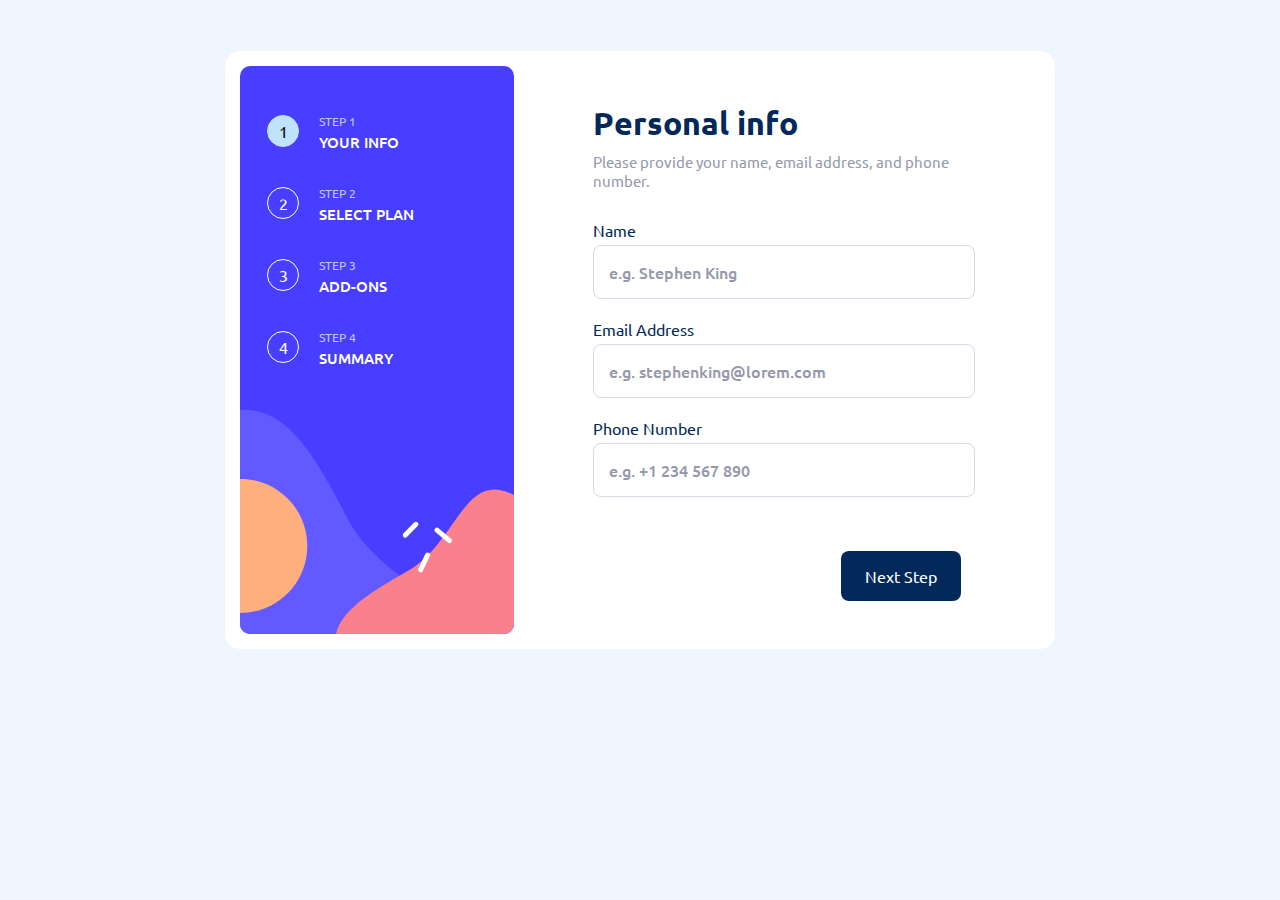
<file: index.html>
<!DOCTYPE html>
<html>
    <header>
        <meta name="viewport" content="width=device-width, initial-scale=1.0">
        <title>Multi-Step Form</title>
        <link rel="stylesheet" href="styles.css">
        <link rel="preconnect" href="https://fonts.googleapis.com">
        <link rel="preconnect" href="https://fonts.gstatic.com" crossorigin>
        <link href="https://fonts.googleapis.com/css2?family=Ubuntu:wght@400;500;700&display=swap" rel="stylesheet">
    </header>
    <body>
        <div class="main-box"> <!-- has all components -->
            <div class="img-box">  <!-- left div with image -->
                <div class="inner-text"> <!-- text inside image -->
                    <div class="flex-container">
                        <span class="number" style="color:black;background-color: hsl(206, 94%, 87%); border-color: hsl(206, 94%, 87%);">1</span>
                        <p><span class="step">STEP 1</span><br>YOUR INFO</p><br>
                    </div>  
                    <div class="flex-container">
                        <span class="number">2</span>
                        <p><span class="step">STEP 2</span><br>SELECT PLAN</p><br>
                    </div>
                    <div class="flex-container">
                        <span class="number">3</span>
                        <p><span class="step">STEP 3</span><br>ADD-ONS</p><br>
                    </div>
                    <div class="flex-container">
                        <span class="number">4</span>
                        <p ><span class="step">STEP 4</span><br>SUMMARY</p><br>
                    </div>
                </div>
            </div>
            <div class="text-box">  <!-- right div with text -->
                <div class="inner-content">
                    <h1>Personal info</h1>  <!-- title of the step -->
                    <p class="description">Please provide your name, email address, and phone number.</p>
                    <form action="plans.html" id="personal-details">
                        <div id="name">
                            <label for="name">Name</label>
                            <span >This field is required</span>
                            <input required type="text" name="name" class="details" placeholder="e.g. Stephen King"><br>
                        </div >
                        <div id="email">
                            <label for="email">Email Address</label>
                            <span >This field is required</span>
                            <input  type="email" pattern="[a-z0-9._%+\-]+@[a-z0-9.\-]+\.[a-z]{2,}$" name="email"  class="details" placeholder="e.g. stephenking@lorem.com"><br>
                        </div>
                        <div id="number">
                            <label for="phone-number" >Phone Number</label>
                            <span>This field is required</span>
                            <input required type="tel" name="phone-number"  class="details" placeholder="e.g. +1 234 567 890"><br>
                        </div>
                    </form>
                </div>
                <div class="buttons">
                    <button id="next-button" title="Next Step" type="submit" form="personal-details" onclick="validate(); initialSetup()">Next Step</button>
                </div>
            </div>
        </div>
        <script src="styles.js"></script>
    </body>
</html>
</file>
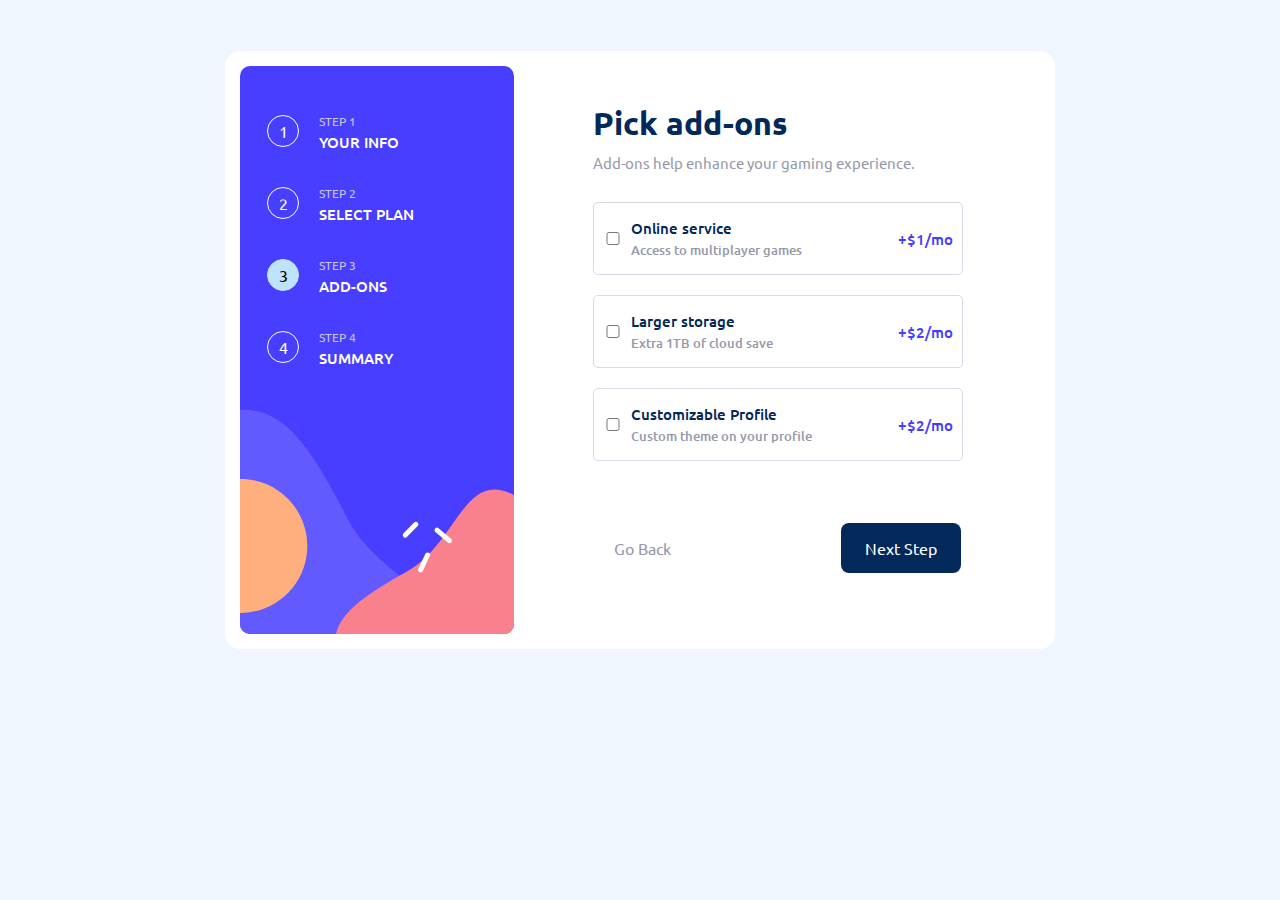
<file: addons.html>
<!DOCTYPE html>
<html>
    <header>
        <title>Multi-Step Form</title>
        <meta name="viewport" content="width=device-width, initial-scale=1.0">
        <link rel="stylesheet" href="styles.css">
        <link rel="preconnect" href="https://fonts.googleapis.com">
        <link rel="preconnect" href="https://fonts.gstatic.com" crossorigin>
        <link href="https://fonts.googleapis.com/css2?family=Ubuntu:wght@400;500;700&display=swap" rel="stylesheet">
    </header>
    <body>
        <div class="main-box">
            <div class="img-box">
                <div class="inner-text">
                    <div class="flex-container">
                        <span class="number">1</span>
                        <p><span class="step">STEP 1</span><br>YOUR INFO</p><br>
                    </div>  
                    <div class="flex-container">
                        <span class="number">2</span>
                        <p><span class="step">STEP 2</span><br>SELECT PLAN</p><br>
                    </div>
                    <div class="flex-container">
                        <span class="number" style="color:black;background-color: hsl(206, 94%, 87%); border-color: hsl(206, 94%, 87%);">3</span>
                        <p><span class="step">STEP 3</span><br>ADD-ONS</p><br>
                    </div>
                    <div class="flex-container">
                        <span class="number">4</span>
                        <p ><span class="step">STEP 4</span><br>SUMMARY</p><br>
                    </div>
                </div>
            </div>
            <div class="text-box">
                <div class="inner-content">
                    <h1>Pick add-ons</h1>
                    <p class="description">Add-ons help enhance your gaming experience.</p>
                    <div class="addon-grid">
                        <label for="online-service">
                            <div class="addons">
                                <input id="online-service" class="addon-check" onchange="selectAddon()" type="checkbox">
                                <p>Online service<br><span class="addon-details">Access to multiplayer games</span></p>
                                <p class="addon-prices">+$1/mo</p>
                            </div>
                        </label>
                        <label for="larger-storage">
                            <div class="addons">
                                <input id="larger-storage" class="addon-check" onchange="selectAddon()" type="checkbox" >
                                <p>Larger storage<br><span class="addon-details">Extra 1TB of cloud save</span></p>
                                <p class="addon-prices">+$2/mo</p>
                            </div>
                        </label>
                        <label for="custom-profile">
                            <div class="addons">
                                <input type="checkbox" class="addon-check" onchange="selectAddon()" id="custom-profile">
                                <p>Customizable Profile<br><span class="addon-details">Custom theme on your profile</span></p>
                                <p class="addon-prices">+$2/mo</p>
                            </div>
                        </label>
                    </div>
                </div>
                <div class="buttons">
                    <button id="goback-button" title="Go back" onclick="location.href='plans.html'">Go Back</button>            
                    <button id="next-button" title="Next Step" onclick="addOnSubmit(), location.href='finish.html'">Next Step</button>
                </div>
            </div>
        </div>
        <script src="styles.js"></script>
    </body>
</html>
</file>
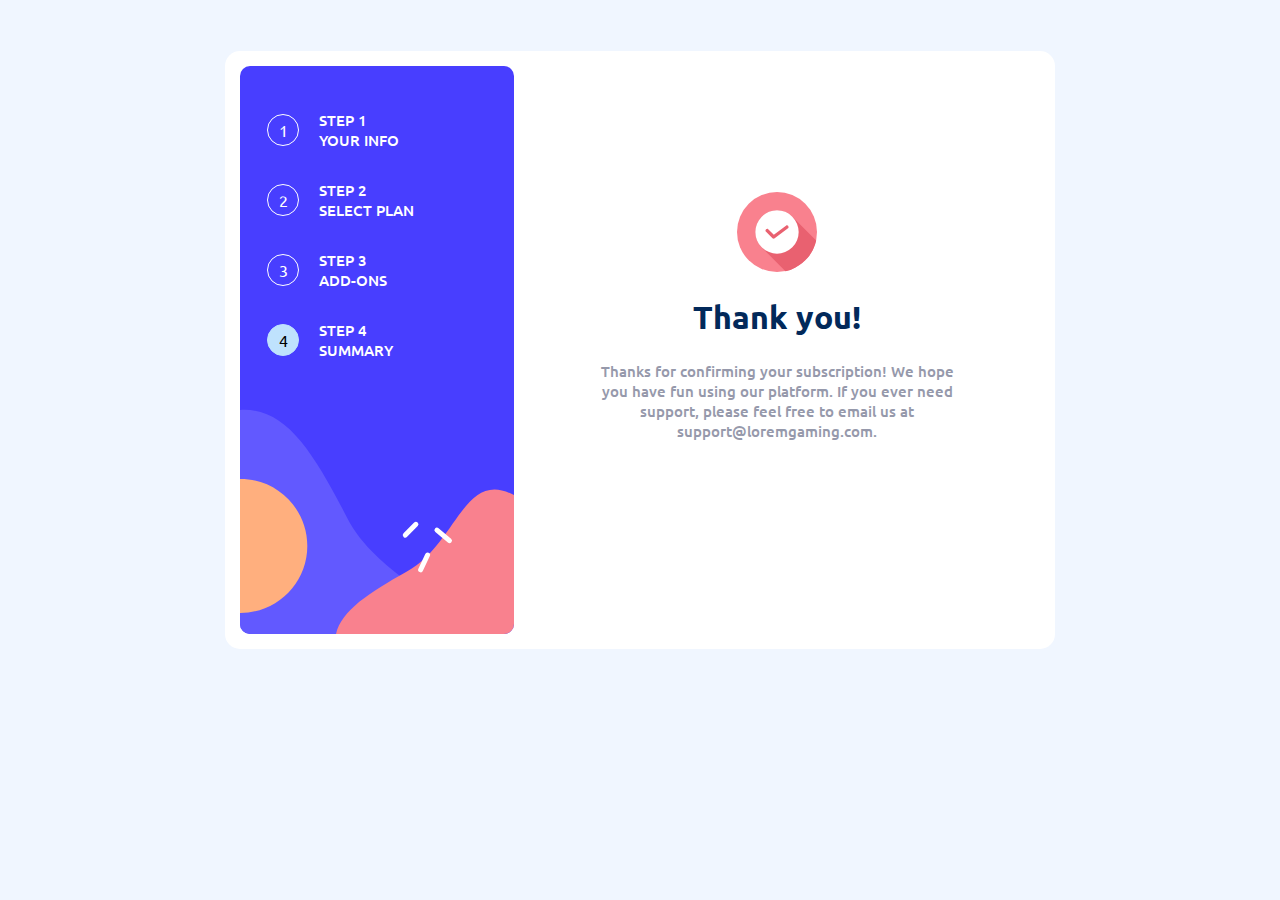
<file: end.html>
<!DOCTYPE html>
<html>
    <header>
        <title>Multi-Step Form</title>
        <meta name="viewport" content="width=device-width, initial-scale=1.0">
        <link rel="stylesheet" href="styles.css">
        <link rel="preconnect" href="https://fonts.googleapis.com">
        <link rel="preconnect" href="https://fonts.gstatic.com" crossorigin>
        <link href="https://fonts.googleapis.com/css2?family=Ubuntu:wght@400;500;700&display=swap" rel="stylesheet">
    </header>
    <body>
        <div class="main-box">
            <div class="img-box">
                <div class="inner-text">
                    <div class="flex-container">
                        <span class="number">1</span>
                        <p>STEP 1<br>YOUR INFO</p><br>
                    </div>  
                    <div class="flex-container">
                        <span class="number">2</span>
                        <p>STEP 2<br>SELECT PLAN</p><br>
                    </div>
                    <div class="flex-container">
                        <span class="number">3</span>
                        <p>STEP 3<br>ADD-ONS</p><br>
                    </div>
                    <div class="flex-container">
                        <span class="number" style="color:black;background-color: hsl(206, 94%, 87%); border-color: hsl(206, 94%, 87%);">4</span>
                        <p>STEP 4<br>SUMMARY</p><br>
                    </div>
                </div>
            </div>
            <div class="text-box">
                <div class="inner-content">
                    <div class="thank-box">
                        <img src="assets/images/icon-thank-you.svg">
                        <h1>Thank you!</h1>
                        <p style="color:hsl(231, 11%, 63%);">Thanks for confirming your subscription! We hope you have fun 
                            using our platform. If you ever need support, please feel free 
                            to email us at support@loremgaming.com. </p>
                    </div>
                </div>
            </div>
        </div>
    </body>
</html>
</file>
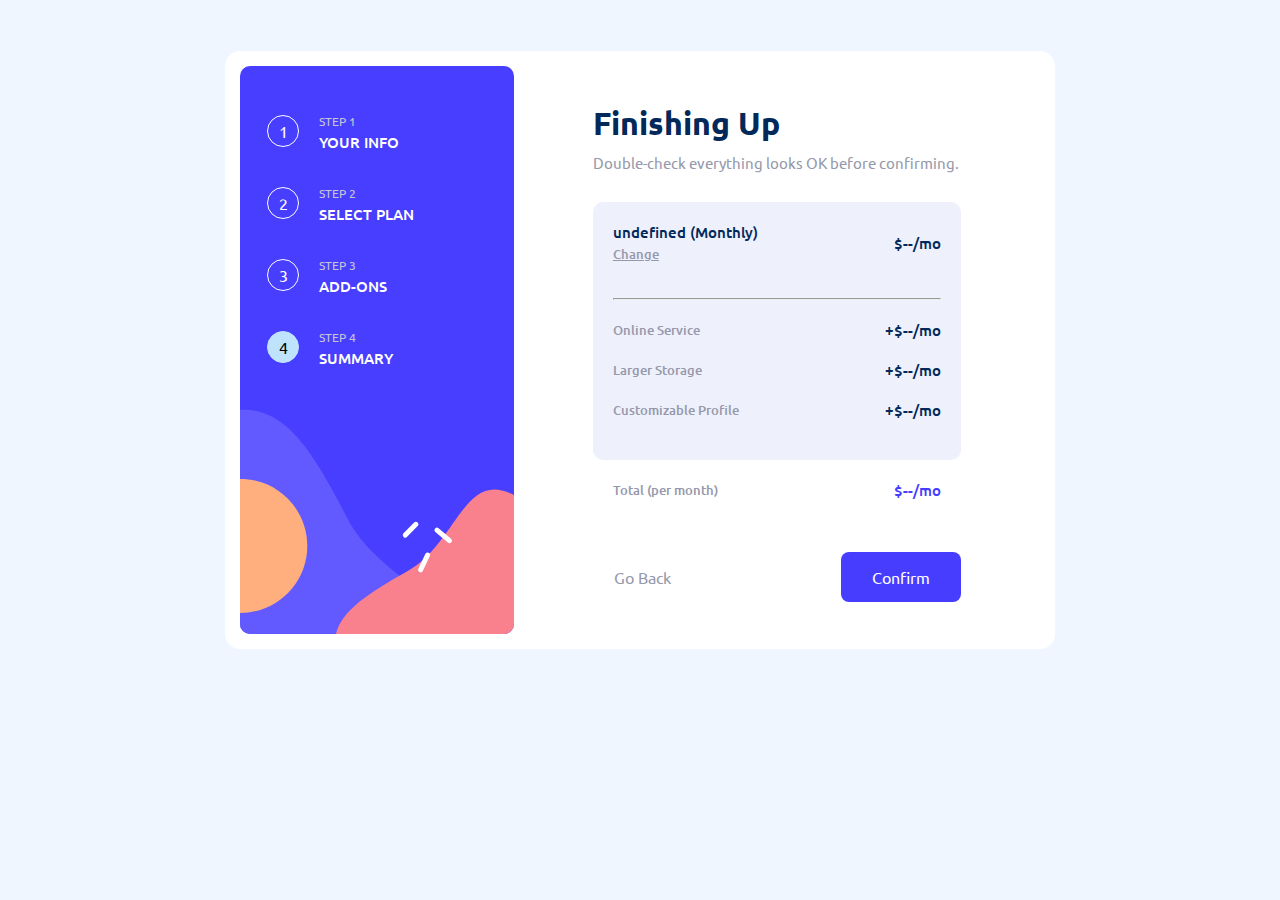
<file: finish.html>
<!DOCTYPE html>
<html>
    <header>
        <title>Multi-Step Form</title>
        <meta name="viewport" content="width=device-width, initial-scale=1.0">
        <link rel="stylesheet" href="styles.css">
        <link rel="preconnect" href="https://fonts.googleapis.com">
        <link rel="preconnect" href="https://fonts.gstatic.com" crossorigin>
        <link href="https://fonts.googleapis.com/css2?family=Ubuntu:wght@400;500;700&display=swap" rel="stylesheet">
    </header>
    <body>
        <div class="main-box">
            <div class="img-box">
                <div class="inner-text">
                    <div class="flex-container">
                        <span class="number">1</span>
                        <p><span class="step">STEP 1</span><br>YOUR INFO</p><br>
                    </div>  
                    <div class="flex-container">
                        <span class="number">2</span>
                        <p><span class="step">STEP 2</span><br>SELECT PLAN</p><br>
                    </div>
                    <div class="flex-container">
                        <span class="number">3</span>
                        <p><span class="step">STEP 3</span><br>ADD-ONS</p><br>
                    </div>
                    <div class="flex-container">
                        <span class="number" style="color:black;background-color: hsl(206, 94%, 87%); border-color: hsl(206, 94%, 87%);">4</span>
                        <p ><span class="step">STEP 4</span><br>SUMMARY</p><br>
                    </div>
                </div>
            </div>
            <div class="text-box">
                <div class="inner-content">
                    <h1>Finishing Up</h1>
                    <p class="description">Double-check everything looks OK before confirming.</p>
                    <div class="total-box">
                        <div class="final-prices">
                            <p><span id="plan-type">Arcade</span> (<span id="plan-duration-1">Monthly</span>)<br>
                                <a class="addon-details" href="plans.html"><u>Change</u></a>
                            </p>
                            <p style="text-align: right;">$<span id="plan-amount">--</span>/<span class="periodic-price">mo</span></p><br>
                        </div>
                        <hr>
                        <div class="final-prices">
                            <p class="gray-text">Online Service</p>
                            <p style="text-align: right;">+$<span id="os-amount">--</span>/<span class="periodic-price">mo</span></p><br>
                        </div>
                        <div class="final-prices">
                            <p class="gray-text">Larger Storage</p>
                            <p style="text-align: right;">+$<span id="ls-amount">--</span>/<span class="periodic-price">mo</span></p><br>
                        </div>
                        <div class="final-prices">
                            <p class="gray-text">Customizable Profile</p>
                            <p style="text-align: right;">+$<span id="cp-amount">--</span>/<span class="periodic-price">mo</span></p><br>
                        </div>
                    </div>
                    <div id="total-price" class="final-prices">
                        <p class="gray-text">Total (per <span id="plan-duration-2">month</span>)</p>
                        <p style="text-align: right; color: hsl(243, 100%, 62%);">$<span id="total-amount">--</span>/<span class="periodic-price">mo</span></p>
                    </div>
                </div>
                <div class="buttons">
                    <button id="goback-button" title="Go back" onclick="location.href='addons.html'">Go Back</button>
                    <button id="next-button" title="Confirm" onclick="location.href='end.html'">Confirm</button>
                </div>
            </div>
        </div>
        <script src="styles.js"></script>
    </body>
</html>
</file>
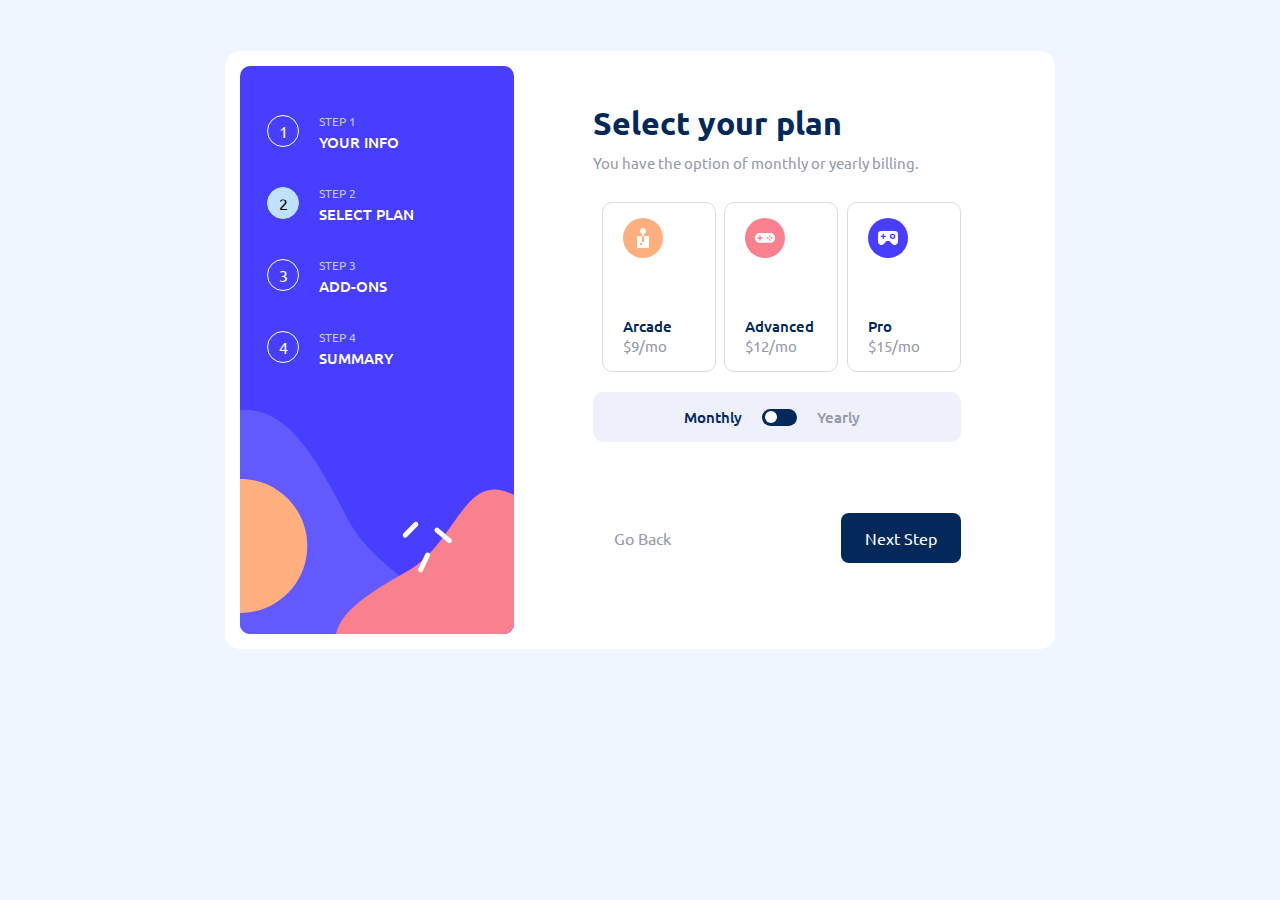
<file: plans.html>
<!DOCTYPE html>
<html>
    <header>
        <title>Multi-Step Form</title>
        <meta name="viewport" content="width=device-width, initial-scale=1.0">
        <link rel="stylesheet" href="styles.css">
        <link rel="preconnect" href="https://fonts.googleapis.com">
        <link rel="preconnect" href="https://fonts.gstatic.com" crossorigin>
        <link href="https://fonts.googleapis.com/css2?family=Ubuntu:wght@400;500;700&display=swap" rel="stylesheet">
    </header>
    <body>
        <div class="main-box">
            <div class="img-box">
                <div class="inner-text">
                    <div class="flex-container">
                        <span class="number">1</span>
                        <p><span class="step">STEP 1</span><br>YOUR INFO</p><br>
                    </div>  
                    <div class="flex-container">
                        <span class="number" style="color:black;background-color: hsl(206, 94%, 87%); border-color: hsl(206, 94%, 87%);">2</span>
                        <p><span class="step">STEP 2</span><br>SELECT PLAN</p><br>
                    </div>
                    <div class="flex-container">
                        <span class="number">3</span>
                        <p><span class="step">STEP 3</span><br>ADD-ONS</p><br>
                    </div>
                    <div class="flex-container">
                        <span class="number">4</span>
                        <p ><span class="step">STEP 4</span><br>SUMMARY</p><br>
                    </div>
                </div>
            </div>
            <div class="text-box">
                <div class="inner-content">
                    <h1>Select your plan</h1>
                    <p class="description">You have the option of monthly or yearly billing.</p>
                    <div class="plan-grid">
                        <form id="plan-form" action="addons.html">
                            <input type="radio" name="plan-radio" id="arcade-radio" onclick="selectPlan(0)" style="display: none;">
                            <input type="radio" name="plan-radio" id="advanced-radio" onclick="selectPlan(1)" style="display: none;">
                            <input type="radio" name="plan-radio" id="pro-radio" onclick="selectPlan(2)" style="display: none;">
                        </form>
                        <label for="arcade-radio" class="plans">
                            <div>
                                <img src="assets/images/icon-arcade.svg" class="plan-icon" alt="arcade-icon">
                                <p>Arcade<br><span class="plan-prices">$9/mo</span></p>
                            </div>
                        </label>
                        <label for="advanced-radio" class="plans">
                            <div>
                                <img src="assets/images/icon-advanced.svg"  class="plan-icon" alt="advanced-icon">
                                <p>Advanced<br><span class="plan-prices">$12/mo</span></p>
                            </div>
                        </label>
                        <label for="pro-radio" class="plans">
                            <div>
                                <img src="assets/images/icon-pro.svg"  class="plan-icon" alt="pro-icon">
                                <p>Pro<br><span class="plan-prices">$15/mo</span></p>
                            </div>
                        </label>
                    </div>
                    <div id="duration-section">
                        <p style="margin-right:20px; text-align: right;">Monthly</p>
                        <div id="duration-switch">
                            <input id="duration-checkbox" type="checkbox" onchange="switchDuration()">
                            <label for="duration-checkbox" ></label>
                        </div>
                        <p  style="margin-left:20px; color:hsl(231, 11%, 63%);">Yearly</p>
                    </div>
                </div>
                <div class="buttons">
                    <button id="goback-button" title="Go back" onclick="location.href='index.html'">Go Back</button>
                    <button id="next-button" title="Next Step" form="plan-form" onclick="planSelected()">Next Step</button>
                </div>
            </div>
        </div>
        <script src="styles.js"></script>
    </body>
</html>
</file>
<file: styles.css>
body {
    font-family: ubuntu;
    background-color: hsl(217, 100%, 97%);  /*Background color: Magnolia */
    margin:0px;
    padding: 4% 10%;
    /* overflow: hidden; */
}

h1{
    margin-bottom: 8px;
}

p{
    font-family: ubuntu;
    font-weight: 500;
    font-size: 15px;
    display: inline-block;

}

.main-box{
    display: grid;
    grid-template-columns:max-content auto;
    border-radius: 15px;
    margin-inline: auto;
    padding: 15px;
    background-color: hsl(0, 0%, 100%); 
    box-shadow: 10px 10px 2px 25apx lightblue;
    max-width: 800px;
    min-width: 480px;
}

.img-box{
    padding: 0px;
    position: relative;
    width: 274px;
    height: 568px;
    background-image: url('assets/images/bg-sidebar-desktop.svg');
    background-repeat: no-repeat;
}

.inner-text{
    justify-content: center;
    color: white;
    min-height:80%;
    inset:5% 10% auto 10%;
    position:absolute;
}

.flex-container{
    display: flex;
    align-items: center;
}

.number{  
    margin-right:20px;
    display: flex;
    justify-content: center;
    align-items: center;
    height: 30px;
    width: 30px;
    border-radius: 50%;
    border:1px solid white;

}

.text-box{
    color: hsl(213, 96%, 18%);
    /* position: relative; */
    display: grid;
    grid-template-columns: auto;
    padding: 3% 15% 0;
}
/* 
.details:valid{
    border-color: hsl(213, 96%, 18%);
} */

.description{
    color: hsl(231, 11%, 63%); 
    font-weight: 400; 
    margin-top: 0px; 
    margin-bottom: 30px;
}

.step {           /* span element for step number*/
    color: hsl(231, 13%, 80%);
    font-size: 12px;
    font-weight: 400;
    font-family: ubuntu;
    margin-bottom: 3px;
    display: inline-block;
}

.details{
    font-weight: 500;
    font-size: 16px;
    font-family: ubuntu;
    width: 95%;
    border: 1px solid hsl(229, 24%, 87%);
    border-radius: 8px;
    padding: 15px;
    margin-bottom: 20px;
    margin-top: 5px;
}

form{
    position: relative;
}

form span{
    font-size: 15px;
    font-weight: 500;
    color: rgb(211, 4, 4);
    position: absolute;
    display:inline;
    right:0;
    visibility: hidden;
}

::placeholder{
    color: hsl(231, 11%, 63%);
}


.plan-grid{
    display: flex;
    align-items: center;
    justify-content: space-between;
}

.plans{
    padding-top: 15px;
    padding-left: 20px;
    width:25%;
    height: max-content;
    border: 1px solid hsl(229, 24%, 87%);
    border-radius: 10px;
    cursor: pointer;
}

.plan-prices {
    color: hsl(231, 11%, 63%);
    font-weight: 400;
}

.plans:hover{
    border-color: hsl(213, 96%, 18%);
}

.plan-selected {
    border-color: hsl(213, 96%, 18%);
    background-color: hsl(228, 71%, 96%);
}

.plan-icon{
    margin-bottom: 40px;
}

.total-box{
    background-color: hsl(228, 71%, 96%);
    padding: 20px;
    border-radius: 10px;
}

.thank-box{
    text-align: center;
    margin-top:30%;
    margin-bottom: 30%;
}

#duration-section{
    display: grid;
    margin-top: 20px;
    border-radius: 10px;
    background-color: hsl(228, 71%, 96%);
    grid-template-columns:46% max-content 46%;
}

#duration-switch{
    display: flex;
    justify-content: space-between;
    align-items: center;
}

#duration-switch input{
    display: none;
}

#duration-switch label{
    display: block;
    position: relative;
    width:35px;
    height:17px;
    background-color: hsl(213, 96%, 18%);
    border-radius: 20px;
    cursor: pointer;
}

#duration-switch label::before{
    content: "";
    position: absolute;
    width: 12px;
    height: 12px;
    background-color: white;
    border-radius: 50%;
    top: 2.5px;
    left: 3px;
    transition: 0.3s;
}

#duration-switch input:checked + label::before{
    left: calc(100% - 14.5px);
}

.addon-grid{
    display: grid;
    grid-template-columns: 100%;
    row-gap: 20px;
}

.addons{
    display: grid;
    grid-template-columns: 10% 70% 20%;
    align-items: center;
    width:100%;
    height: max-content;
    border: 1px solid hsl(229, 24%, 87%);
    border-radius: 5px;
    cursor: pointer;
}

input[type="checkbox"]{
    cursor: pointer;
    accent-color: hsl(243, 100%, 62%);
}

.addon-details{
    margin-top: 3px;
    color: hsl(231, 11%, 63%);
    font-weight: 500;
    font-size: 13px;
    display: inline-block;
}

.addon-details:hover{
    color:  hsl(243, 100%, 62%);
}

.addon-prices{
    text-align: center;
    color:hsl(243, 100%, 62%);
    font-weight: 500;
}

.addons:hover{
    border-color: hsl(213, 96%, 18%);
}

.addon-selected{
    border-color: hsl(213, 96%, 18%);
    background-color:  hsl(228, 71%, 96%);
}

.final-prices{
    display: grid;
    grid-template-columns: 70% 30%;
    align-items: center;
    padding: 0px;
    height: max-content;
}

.final-prices p{    /* p element inside final-prices div*/
    margin: 0;
}

.gray-text{   
    color: hsl(231, 11%, 63%);
    font-weight: 500;
    font-size: 13px;
    display: inline-block;
}

hr{
    margin: 15px 0 20px;
    color:  hsl(231, 13%, 80%);
    font-weight: 100;
}

#total-price{
    padding: 20px;
}

#next-button{
    float: right;
    font-size: 16px;
    font-family: ubuntu;
    border: none;
    border-radius: 8px;
    width:120px;
    height: 50px;
    background-color: hsl(213, 96%, 18%);
    color: white;
    cursor: pointer;
}

#next-button[title="Confirm"]{
    background-color: hsl(243, 100%, 62%);
}

#next-button[title="Confirm"]:hover{
    background-color: hsl(243, 82%, 76%);
}

#next-button:hover{
    background-color: hsl(213, 68%, 31%);
}

#goback-button{
    font-size: 16px;
    font-family: ubuntu;
    border: none;
    width:100px;
    height: 50px;
    background-color: white;
    color:hsl(231, 11%, 63%);
    cursor: pointer;
}

#goback-button:hover{
    color: hsl(213, 96%, 18%);
}

@media only screen and (max-width: 650px){

    /* p, span, .gray-text, .addon-details, .details{
        font-size: 18px;
    } */

    .plan-grid{
        flex-direction: column;
    }

    .plans{
        width: 90%;
        margin: 0 0 10px;
        padding: 0 15px;
    }

    .description{
        margin-bottom: 20px;
    }

    .plans div {
        display: grid;
        grid-template-columns: max-content max-content;
        grid-column-gap: 15px;
        justify-items: left;
    }

    .plan-icon{
        margin: auto 0;
    }

    body{
        padding: 0px;
    }

    .main-box{
        min-width: 350px;
        width: 100vw;
        padding: 0px;
        grid-template-columns: auto;
        background-color:hsl(217, 100%, 97%) ;
        justify-content: center;
    }

    .inner-text{
        height:86px;
    }

    .img-box{
        height: 200px;
        width: 100vw;
        background-size:cover ;
        background-image: url('assets/images/bg-sidebar-mobile.svg');
        position: relative;
    }
    .inner-text{
        inset:-10% 10% auto 10%;
        display: flex;
        flex-direction: row;
    }

    .text-box{
        padding: 0 6%;
        justify-content: center;
    }

    .number{
        height: 40px;
        width: 40px;
        font-size: 1rem;
        border-width: 1.5px;
    }

    #duration-section{
        margin-top: 10px;
    }

    .inner-content{
        top:-90px;
        position: relative;
        padding: 25px;
        border-radius: 10px;
        background-color: white;
        max-width: 400px;

    }

    .buttons{
        width: 100vw;
        background-color: white;
        position: fixed;
        bottom: 0;
        left: 0;
    }

    #next-button, #goback-button{
        margin: 12px 6% 12px;
    }

    .flex-container p{
        display: none;
    }
}
</file>
